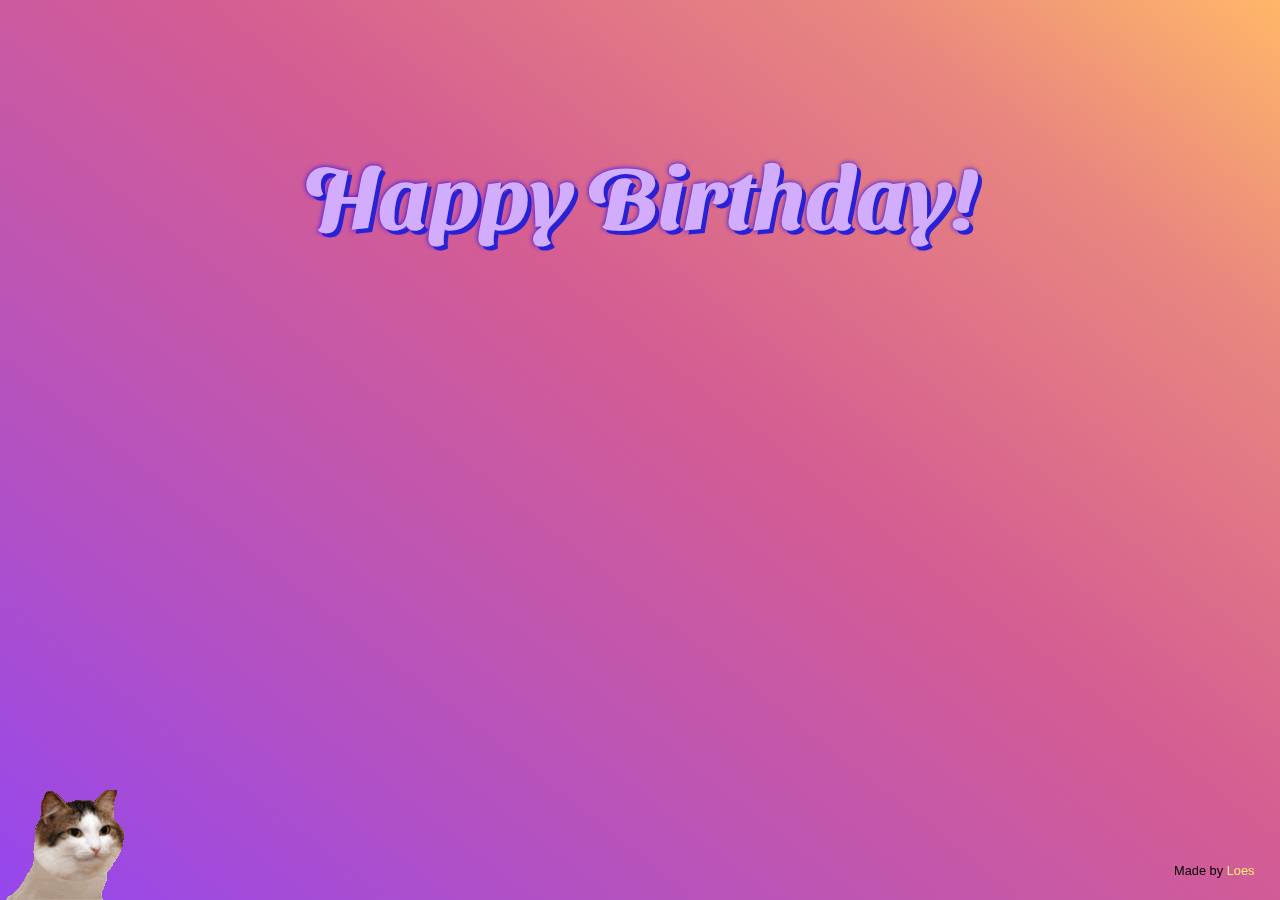
<file: index.html>
<!DOCTYPE html>
<html>
    <head>
		<meta name="viewport" content="width=device-width, initial-scale=1.0">
		<link rel="icon" href="res/party.ico">
        <link href="https://fonts.googleapis.com/css2?family=Sansita+Swashed:wght@800&display=swap" rel="stylesheet">
		<title>Happy Birthday!</title>
        <link rel="stylesheet" href="style.css">
    </head>
    <body>
		<div class="confettis" aria-hidden="true">
			<div class="confetti">•</div>
			<div class="confetti">•</div>
			<div class="confetti">•</div>
			<div class="confetti">•</div>
			<div class="confetti">•</div>
			<div class="confetti">•</div>
			<div class="confetti">•</div>
			<div class="confetti">•</div>
			<div class="confetti">•</div>
			<div class="confetti">•</div>
			<div class="confetti">•</div>
			<div class="confetti">•</div>
		</div>
        <div class="container">
			<h1>Happy Birthday!</h1>
		</div>
		<div class="credits">
		<p>Made by <a href="https://linktr.ee/lotsofloes" target="_blank">Loes</a></p>
		</div>
		<img class="vibing-cat" src="res/vibing-cat.gif" alt="A vibing cat">
    </body>
</html>
</file>
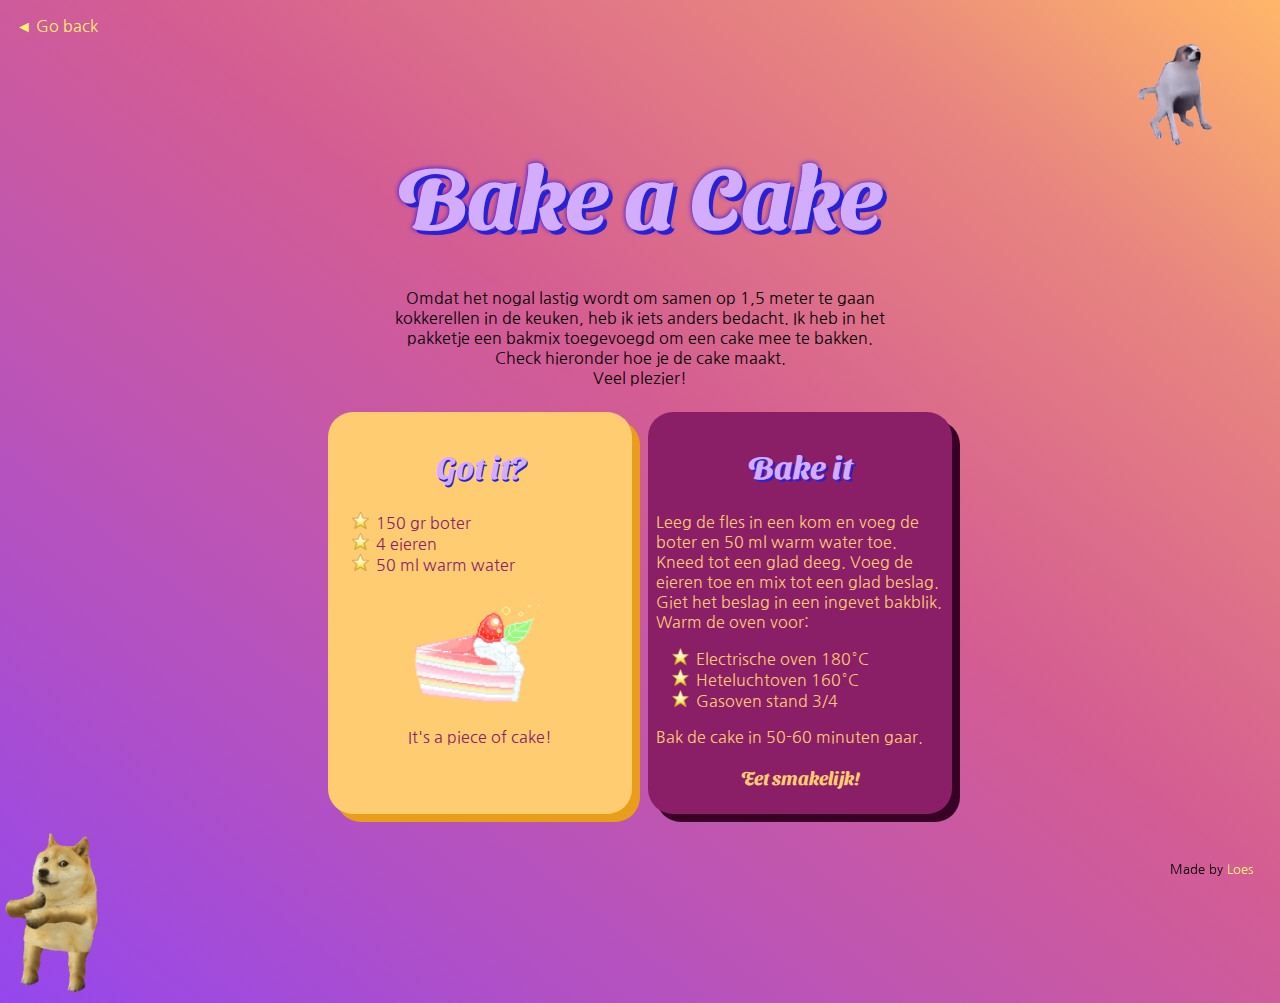
<file: cake.html>
<!DOCTYPE html>
<html>
    <head>
		<meta name="viewport" content="width=device-width, initial-scale=1.0">
		<link rel="icon" href="res/party.ico">
        <link href="https://fonts.googleapis.com/css2?family=Sansita+Swashed:wght@800&display=swap" rel="stylesheet">
		<link href="https://fonts.googleapis.com/css2?family=Nanum+Gothic:wght@400;700&display=swap" rel="stylesheet">
		<title>Happy Birthday!</title>
        <link rel="stylesheet" href="style.css">
    </head>
    <body>
		<div class="confettis" aria-hidden="true">
			<div class="confetti">•</div>
			<div class="confetti">•</div>
			<div class="confetti">•</div>
			<div class="confetti">•</div>
			<div class="confetti">•</div>
			<div class="confetti">•</div>
			<div class="confetti">•</div>
			<div class="confetti">•</div>
			<div class="confetti">•</div>
			<div class="confetti">•</div>
			<div class="confetti">•</div>
			<div class="confetti">•</div>
		</div>
		<img class="dancing-dog" src="res/dancing-dog.gif" alt="A dancing dog">
		<a href="index.html"  class="home">◄ Go back</a>
        <div class="container">
			<h1 class="cake-title">Bake a Cake</h1>
			<p class="text">
				Omdat het nogal lastig wordt om samen op 1,5 meter te gaan 
				kokkerellen in de keuken, heb ik iets anders bedacht. 
				Ik heb in het pakketje een bakmix toegevoegd om een cake 
				mee te bakken. Check hieronder hoe je de cake maakt.
				<br>Veel plezier!
			</p>
			<div class="recipe">
				<div class="description">
					<h2>Got it?</h2>
					<ul>
						<li>150 gr boter</li>
						<li>4 eieren</li>
						<li>50 ml warm water</li>
					</ul>
					<img class="cake" src="res/cake.gif" alt="Piece of cake">
					<p>It's a piece of cake!</p>
				</div>
				<div class="description how-to">
					<h2>Bake it</h2>
					Leeg de fles in een kom en voeg de boter en 50 ml warm water toe. 
					Kneed tot een glad deeg. Voeg de eieren toe en mix tot een glad beslag. 
					Giet het beslag in een ingevet bakblik. Warm de oven voor:
					<ul>
					<li>Electrische oven 180°C</li>
					<li>Heteluchtoven 160°C</li>
					<li>Gasoven stand 3/4</li>
					</ul>
					Bak de cake in 50-60 minuten gaar.
					<h3>Eet smakelijk!</h3>
				</div>
			</div>
		</div>
		<div class="credits">
		<p>Made by <a href="https://linktr.ee/lotsofloes" target="_blank">Loes</a></p>
		</div>
		<img class="dancing-doge" src="res/dancing-doge.gif" alt="A dancing doge">
    </body>
</html>
</file>
<file: style.css>
html {
	min-height: 100%;
    background: rgb(149, 71, 238);
    background: linear-gradient(
		38deg,
        rgba(149, 71, 238, 1) 0%,
        rgba(176, 80, 199, 1) 21%,
        rgba(212, 93, 146, 1) 56%,
        rgba(232, 134, 127, 1) 82%,
        rgba(255, 183, 105, 1) 100%);
}

body {
	font-family: 'Nanum Gothic', sans-serif;
    margin: 0;
}

a {
	color: #fff36f;
	text-decoration: none;
}

h1 {
	color: #d2acfd;
	text-align: center;
	font-family: 'Sansita Swashed', cursive;
	font-size: 5.5em;
	text-shadow: .05em .05em 0 #2821d6, 0 0 5px #1b08f7; 
}

h2 {
	color: #d2acfd;
	text-align: center;
	font-family: 'Sansita Swashed', cursive;
	font-size: 2em;
	text-shadow: .05em .05em 0 #2821d6; 
}

h3 {
	text-align: center;
	font-family: 'Sansita Swashed', cursive;
}

p {
	text-align: center;
}

.home {
	text-align: left;
	top: 1em;
	left: 1em;
	position: absolute;
	
}

.text {
	text-align: center;
	margin-left: auto;
	margin-right: auto;
	width: 40%;
	margin-top: -1em;
}

.container {
    display: flex;
    justify-content: center;
	flex-flow: column;
	margin-top: 5em;
	text-align: center;
}

.message {
	color: #fff36f;
	font-style: italic;
	margin: 0 auto;
	width: 30%;
}

.buttons {
	display: flex;
	justify-content: center;
	flex-direction: column;
	text-align: center;
}

a.button {
	background-color: #8a1f68;
	color: #ffcc72;
	margin-bottom: 10px;
	margin: 0 auto;
	margin-bottom: 20px;
	padding: 20px;
	width: 30%;
	cursor: pointer;
	border-radius: 25px;
	box-shadow: 0.5em 0.5em 0 0 #380227;
	
	text-align: center;
	font-size: 1.2em;
	color: #fff36f;
}

a.button:hover {
	background: linear-gradient(#8a1f68F2, #c73c9bF2);
	transition: 0.3s;
}

.recipe {
	margin: auto;
	width: 50%;
	display: flex;
	flex-wrap: wrap;
    justify-content: center;
}

.description {
	text-align: left;
	padding: 0.5em;
	margin: 0.5em;
	background-color: #ffcc72;
	color: #8a1f68;
	flex: 1 1 150px;
	border-radius: 25px;
	box-shadow: 0.5em 0.5em 0 0 #e99e1a;
}

.how-to {
	background-color: #8a1f68;
	color: #ffcc72;
	box-shadow: 0.5em 0.5em 0 0 #380227;
}

.vibing-cat {
	left: 0;
	bottom: 0;
	position: fixed;
	size: 3em;
}

.dancing-cat {
	position: absolute;
	top: 10px;
	right: 0;
}

.dancing-dog {
	position: absolute;
	top: 1em;
	right: 0;
	width: 10em;
}

.dancing-doge {
	bottom: 0;
	left: 0;
	width: 7em;
}

.cake {
	display: block;
	margin-left: auto;
	margin-right: auto;
	width: 9em;
}

ul {
	list-style-image: url('res/star.png');
}

/* Confetti animation, thanks to @pajasevi */
.confettis {
	color: #ff63f9;
	font-size: 2em;
	font-family: Arial, sans-serif;
 }

@-webkit-keyframes snowflakes-fall {
	0% {top: -10%}
	100% {top: 100%}
}

@-webkit-keyframes snowflakes-shake{
	0%,
	100%	{-webkit-transform: translateX(0);
			transform: translateX(0)
			}
	50%		{-webkit-transform: translateX(80px);
			transform: translateX(80px)}
}

@keyframes snowflakes-fall{
	0%		{top: -10%}
	100%	{top: 100%}
}

@keyframes snowflakes-shake{
	0%,
	100%	{transform: translateX(0)}
	50%		{transform: translateX(80px)}
}
	
.confetti {
	position: fixed;
	top:-10%;
	z-index: 9999;
	-webkit-user-select: none;
	-moz-user-select: none;
	-ms-user-select: none;
	user-select: none;
	cursor: default;
	-webkit-animation-name: snowflakes-fall, snowflakes-shake;
	-webkit-animation-duration: 10s,3s;
	-webkit-animation-timing-function: linear,ease-in-out;
	-webkit-animation-iteration-count: infinite, infinite;
	-webkit-animation-play-state: running,running;
	animation-name: snowflakes-fall, snowflakes-shake;
	animation-duration: 10s,3s;
	animation-timing-function: linear,ease-in-out;
	animation-iteration-count: infinite, infinite;
	animation-play-state:running,running;
}
	
.confetti:nth-of-type(0) {
	left: 1%;
	-webkit-animation-delay: 0s,0s;
	animation-delay: 0s,0s;
	color: #f04040;
}
	
.confetti:nth-of-type(1) {
	left: 10%;
	-webkit-animation-delay: 1s,1s;
	animation-delay: 1s,1s;
	color: #f040b0;
}

.confetti:nth-of-type(2) {
	left: 20%;
	-webkit-animation-delay: 6s,.5s;
	animation-delay: 6s,.5s;
	color: #f7b3de;
}

.confetti:nth-of-type(3) {
	left: 30%;
	-webkit-animation-delay: 4s, 2s;
	animation-delay: 4s,2s;
	color: #9824da;
}

.confetti:nth-of-type(4) {
	left: 40%;
	-webkit-animation-delay: 2s, 2s;
	animation-delay: 2s, 2s;
	color: #57099e;
}

.confetti:nth-of-type(5) {
	left: 50%;
	-webkit-animation-delay: 8s, 3s;
	animation-delay: 8s, 3s;
	color: #1911d6;
}

.confetti:nth-of-type(6) {
	left: 60%;
	-webkit-animation-delay: 6s, 2s;
	animation-delay: 6s, 2s;
	color: #2a80ff;
}

.confetti:nth-of-type(7) {
	left: 70%;
	-webkit-animation-delay: 2.5s, 1s;
	animation-delay: 2.5s, 1s;
	color: #5fd9ff;
}
	
.confetti:nth-of-type(8) {
	left: 80%;
	-webkit-animation-delay: 1s, 0s;
	animation-delay: 1s, 0s;
	color: #5fffa6;
}

.confetti:nth-of-type(9) {
	left: 90%;
	-webkit-animation-delay: 3s,1.5s;
	animation-delay: 3s,1.5s;
	color: #01dd0a;
}

.confetti:nth-of-type(10) {
	left: 25%;
	-webkit-animation-delay: 2s,0s;
	animation-delay: 2s,0s;
	color: #ffee29;
}

.confetti:nth-of-type(11) {
	left: 65%;
	-webkit-animation-delay: 4s,2.5s;
	animation-delay: 4s,2.5s;
	color: #ff9029;
}

.credits {
	font-size: 0.8em;
	position: fixed;
	bottom: 1%;
	right: 2%;
}

@media only screen and (max-width: 440px) {

   h1 { 
      font-size: 3.5em; 
   }
   
   .text {
	width: 70%;
	}

   .cake-title {
		margin-top: 1.3em;
	}
   
   .container {
	   margin-top: 2em;
   }
   
   .message {
		margin-top: -0.3em;
		width: 65%;
	}
   
   a.button {
	   width: 65%;
   }
   
   .recipe {
	width: 70%;
}
   
   .dancing-cat {
	   margin-top: 1em;
	   z-index: 9998;
	   height: 6em;
   }
   
   .dancing-dog {
	   z-index: 9998;
	   height: 6em;
	   width: auto;
   }
      
   .credits {
	   font-size: 0.3em;
	   bottom: 1em;
	   right: 1em;
   }

}

@media only screen and (max-height: 670px) {
	.vibing-cat {
	   height: 5.5em;
	}
}
</file>
